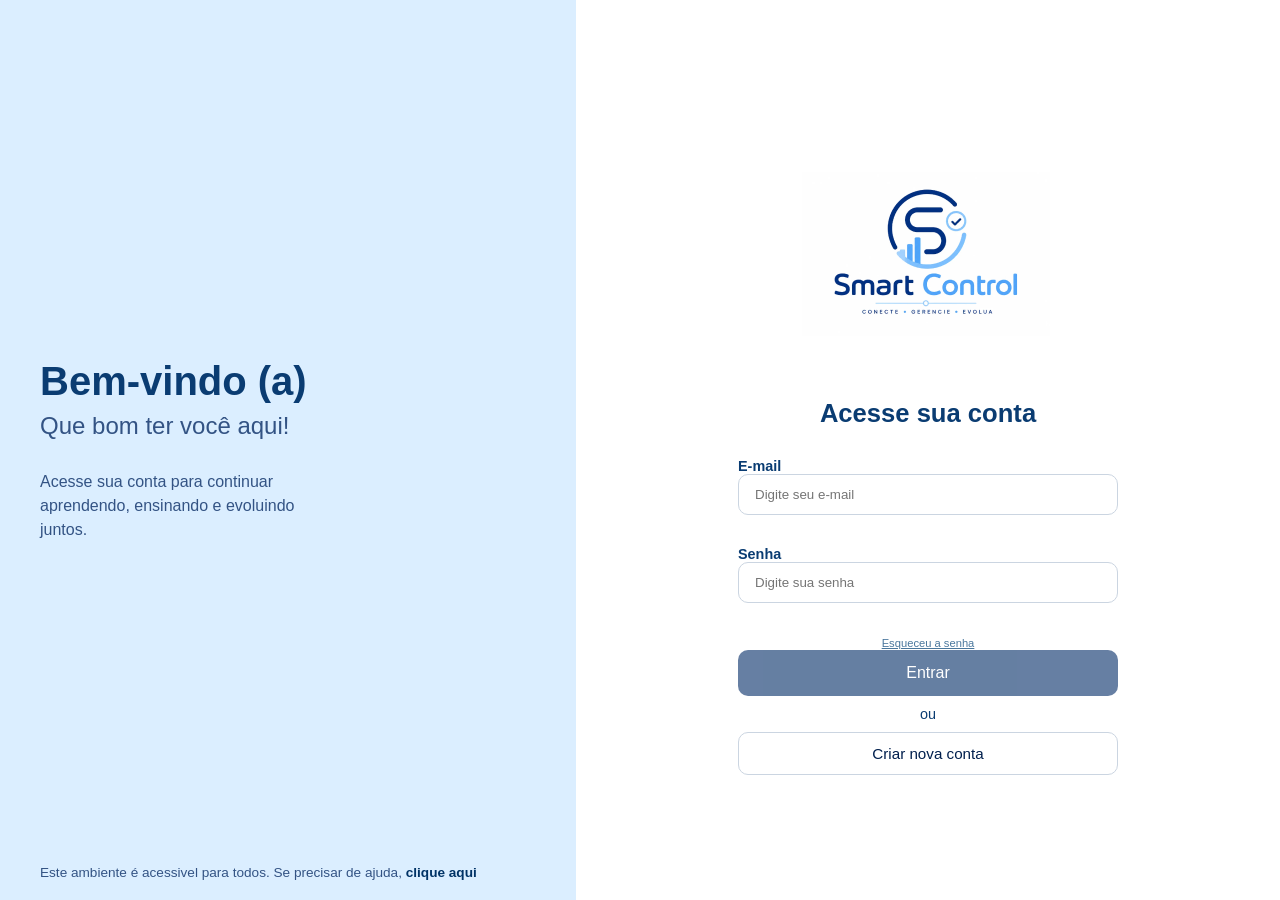
<file: index.html>
<!DOCTYPE html>
<html lang="pt-br">
<head>
    <meta charset="UTF-8">
    <meta name="viewport" content="width=device-width, initial-scale=1.0">
    <title>Smart Control</title>
    <link rel="stylesheet" href="assets/css/style.css">
</head>
<body>
  <header>
    <p>Bem-vindo (a)</p>
    <p>Que bom ter você aqui!</p>
    <p>Acesse sua conta para continuar aprendendo, ensinando e evoluindo juntos.</p>
  </header>

    <main>
      <img src="assets/imagens/logo.png" alt="">
      <p>Acesse sua conta</p>

      <form method="get" action="dashboard.html">
        <p><label for="email">E-mail</label></p>
        <input type="email" name="email" id="email" placeholder="Digite seu e-mail" required>
        <span class="erro" id="erro-email"></span>

        <p><label for="senha">Senha</label></p>
        <input type="password" name="senha" id="senha" placeholder="Digite sua senha" required minlength="8">
        <span class="erro" id="erro-senha"></span>

        <p><a href="esqueceusenha.html">Esqueceu a senha</a></p>
        <p><button type="submit" id="btn-entrar">Entrar</button></p>
        ou
      </form>

      <form method="get" action="cadastro.html">
        <p><button type="submit">Criar nova conta</button></p>
      </form>
    </main>
    <footer>
      <p>Este ambiente é acessivel para todos. Se precisar de ajuda, <a href="#ajuda">clique aqui</a></p>
    </footer>

 <script src="assets/js/index.js"></script>
</body>
</html>
</file>
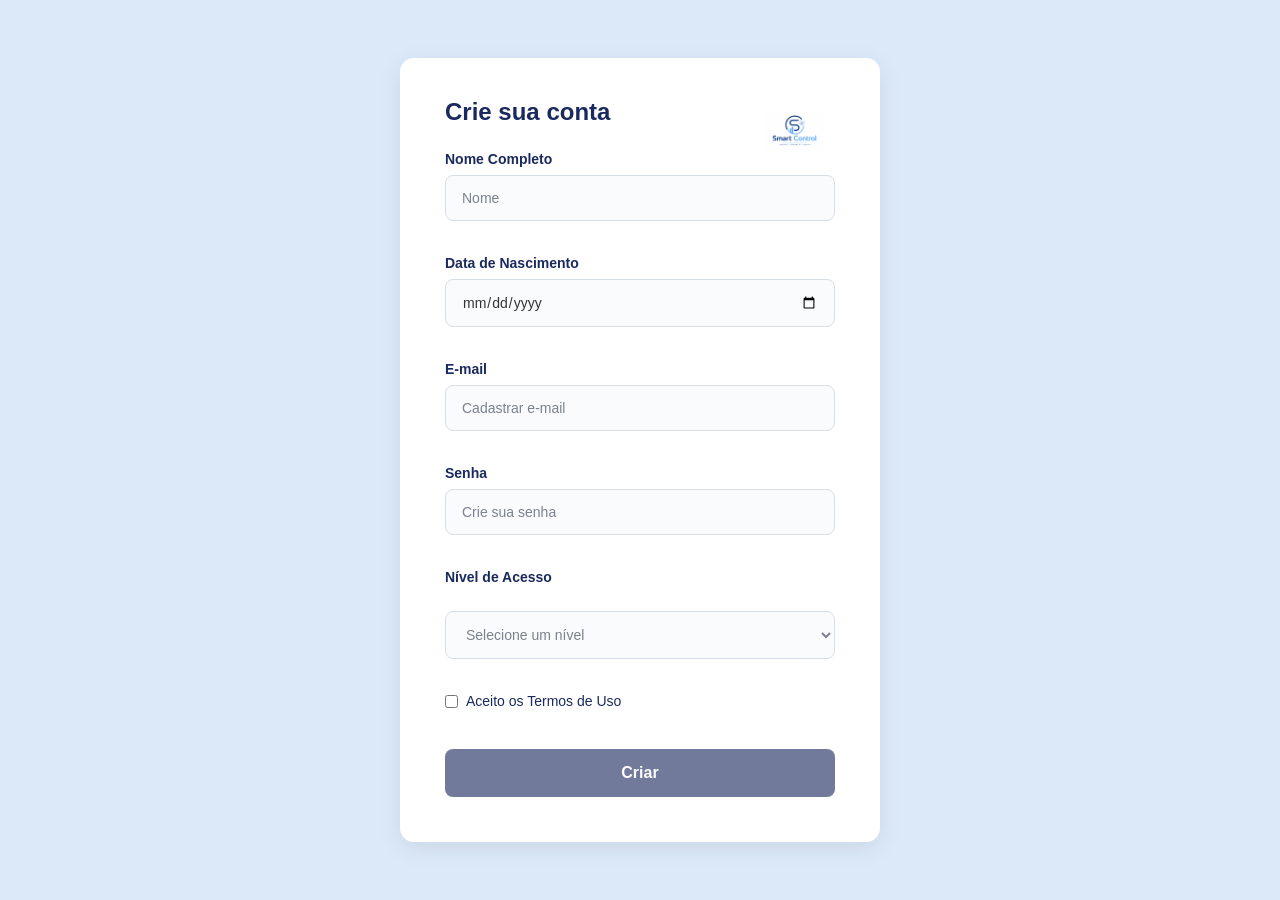
<file: cadastro.html>
<!DOCTYPE html>
<html lang="pt-br">
<head>
    <meta charset="UTF-8">
    <meta name="viewport" content="width=device-width, initial-scale=1.0">
    <link rel="stylesheet" href="assets/css/cadastro.css">
    <title>Criar nova Conta</title>
</head>
<body>

    <header>
        <p>Bem-vindo (a)</p>
        <p>Que bom ter você aqui!</p>
        <p>Acesse sua conta para continuar aprendendo, ensinando e eveluindo juntos.</p>
    </header>

    <main>
        <img src="assets/imagens/logo.png">
        <p>Crie sua conta</p>

       <form method="get" action="index.html" id="form-cadastro" novalidate>

        <p><label for="nome">Nome Completo</label></p>
        <input type="text" name="nome" id="nome" placeholder="Nome" required>
        <span class="erro" id="erro-nome"></span>

        <p><label for="data">Data de Nascimento</label></p>
        <input type="date" name="data" id="data" required>
        <span class="erro" id="erro-data"></span>

        <p><label for="email_cadastro">E-mail</label></p>
        <input type="email" name="email_cadastro" id="email_cadastro" placeholder="Cadastrar e-mail" required>
        <span class="erro" id="erro-email"></span>

        <p><label for="senha_criada">Senha</label></p>
        <input type="password" name="senha_criada" id="senha_criada" placeholder="Crie sua senha" required minlength="8">
        <span class="erro" id="erro-senha"></span>

        <p><label for="nivel">Nível de Acesso</label><br></p>
        <select name="nivel" id="nivel" required>
            <option value="">Selecione um nível</option>
            <option value="bronze">Bronze</option>
            <option value="prata">Prata</option>
            <option value="ouro">Ouro</option>
        </select>
        <span class="erro" id="erro-nivel"></span>

        <p>
            <input type="checkbox" id="termos" name="termos" required>
            <label for="termos">Aceito os Termos de Uso</label>
        </p>
        <span class="erro" id="erro-termos"></span>

        <p><button type="submit" id="btn-criar">Criar</button></p>
       </form>

    </main>
  
    <script src="assets/js/cadastro.js"></script>

</body>
</html>
</file>
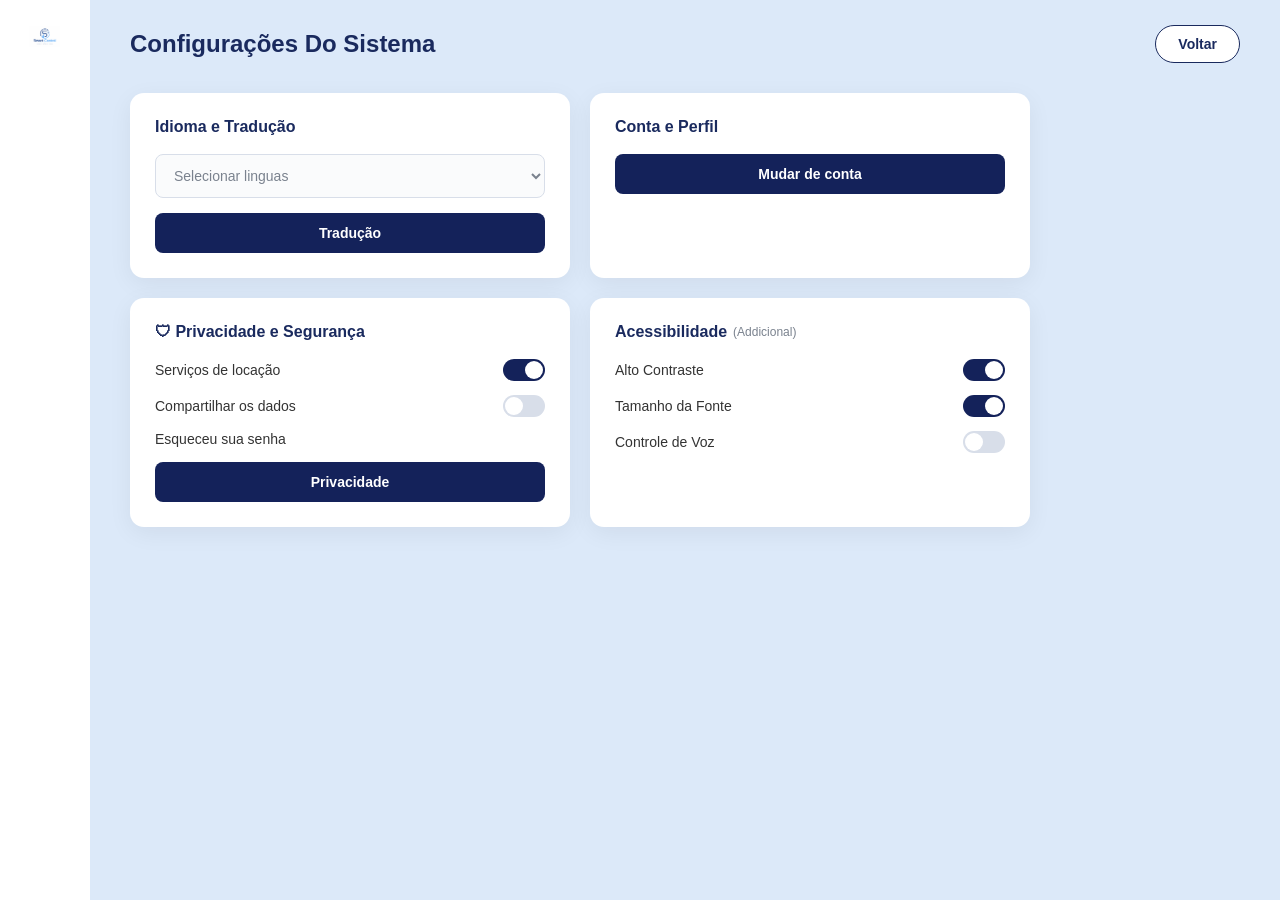
<file: config.html>
<!DOCTYPE html>
<html lang="pt-br">
<head>
    <meta charset="UTF-8">
    <meta name="viewport" content="width=device-width, initial-scale=1.0">
    <title>Configurações</title>
    <link rel="stylesheet" href="assets/css/config.css">
</head>
<body>

    <aside class="sidebar">
        <img src="assets/imagens/logo.png" alt="Smart Control">
    </aside>

    <div class="content-wrapper">

        <header class="topbar">
            <h1>Configurações Do Sistema</h1>
            <form method="get" action="dashboard.html">
                <button type="submit" class="btn-logout">Voltar</button>
            </form>
        </header>

        <main>
            <div class="grid">

                <section class="card">
                    <h2> Idioma e Tradução</h2>
                    <select>
                        <option>Selecionar linguas</option>
                        <option>Português</option>
                        <option>Inglês</option>
                        <option>Espanhol</option>
                    </select>
                    <button type="button" class="btn-action">Tradução</button>
                </section>

                <section class="card">
                    <h2> Conta e Perfil</h2>
                    <form method="get" action="index.html">
                        <button type="submit" class="btn-action">Mudar de conta</button>
                    </form>
                </section>

                <section class="card">
                    <h2>🛡 Privacidade e Segurança</h2>
                    <div class="toggle-row">
                        <span>Serviços de locação</span>
                        <input type="checkbox" class="toggle" checked>
                    </div>
                    <div class="toggle-row">
                        <span>Compartilhar os dados</span>
                        <input type="checkbox" class="toggle">
                    </div>
                    <p class="link">Esqueceu sua senha</p>
                    <button type="button" class="btn-action">Privacidade</button>
                </section>

                <section class="card">
                    <h2>Acessibilidade <small>(Addicional)</small></h2>
                    <div class="toggle-row">
                        <span>Alto Contraste</span>
                        <input type="checkbox" class="toggle" checked>
                    </div>
                    <div class="toggle-row">
                        <span>Tamanho da Fonte</span>
                        <input type="checkbox" class="toggle" checked>
                    </div>
                    <div class="toggle-row">
                        <span>Controle de Voz</span>
                        <input type="checkbox" class="toggle">
                    </div>
                </section>

            </div>
        </main>

    </div>

</body>
</html>
</file>
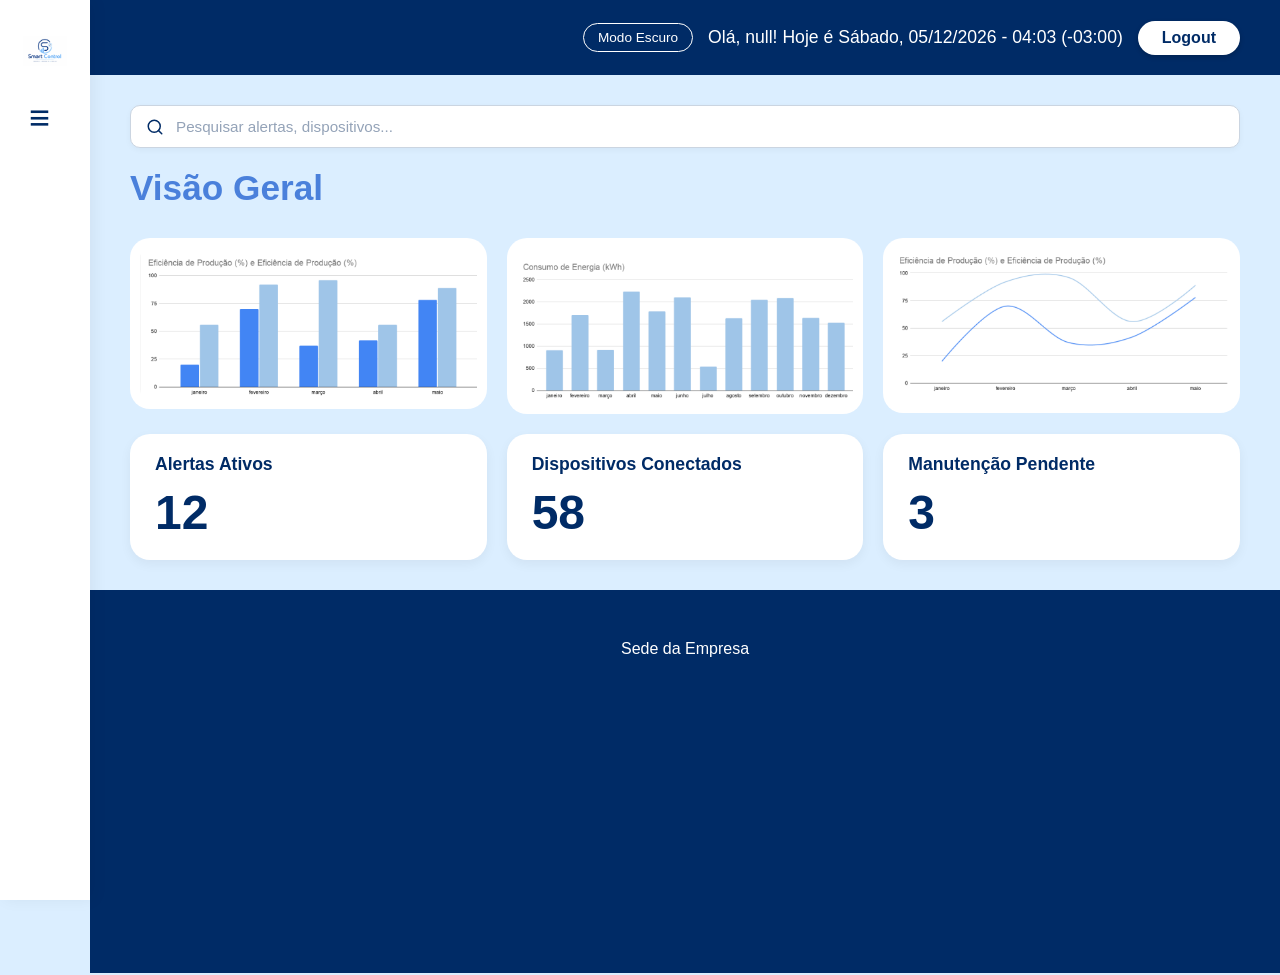
<file: dashboard.html>
<!DOCTYPE html>
<html lang="pt-br">
<head>
    <meta charset="UTF-8">
    <meta name="viewport" content="width=device-width, initial-scale=1.0">
    <link rel="stylesheet" href="assets/css/dashboard.css">
    <title>Dashboard</title>
</head>
<body>
    
    <header>
        <img src="assets/imagens/logo.png" >
        <form method="get" action="index.html">
            Bem-vindo! <button type="submit">Logout </button> </form>
    </header>

    <main>
        
        <p>Visão Geral</p>
        <img src="assets/imagens/grafico1.png" alt="">
        <img src="assets/imagens/grafico2.png" alt="">
        <img src="assets/imagens/grafico3.png" alt="">

        <div class="card">
            <p>Alertas Ativos</p>
            <p>12</p>
        </div>

        <div class="card">
            <p>Dispositivos Conectados</p>
            <p>58</p>
        </div>

        <div class="card">
            <p>Manutenção Pendente</p>
            <p>3</p>
        </div>

        <nav class="navbar" tabindex="0">
            <ul class="main-menu">
                <li class="dropdown">
                    Menu
                    <ol class="sub-menu">
                        <li><a href="relmensais.html">Relatórios Mensais</a></li>
                        <li><a href="reltemporeal.html">Relatórios em tempo real</a></li>
                        <li><a href="config.html">Configurações</a></li>
                    </ol>
       
        </nav>
  <input type="text" id="campoBusca">
    </main>

    <footer>
        <p>Sede da Empresa</p>
        <iframe src="https://www.google.com/maps/embed?pb=!1m18!1m12!1m3!1d15647.198948564112!2d142.18926606178334!3d11.349333259574765!2m3!1f0!2f0!3f0!3m2!1i1024!2i768!4f13.1!3m3!1m2!1s0x67328f3cd57de715%3A0x1bbe64e7a21aa7fc!2sFossa%20das%20Marianas!5e0!3m2!1spt-BR!2sbr!4v1785241440366!5m2!1spt-BR!2sbr" width="300" height="250" style="border:0;" allowfullscreen="" loading="lazy" referrerpolicy="strict-origin-when-cross-origin"></iframe>
    </footer>
    <script src="assets/js/main.js"></script>
</body>
</html>
</file>
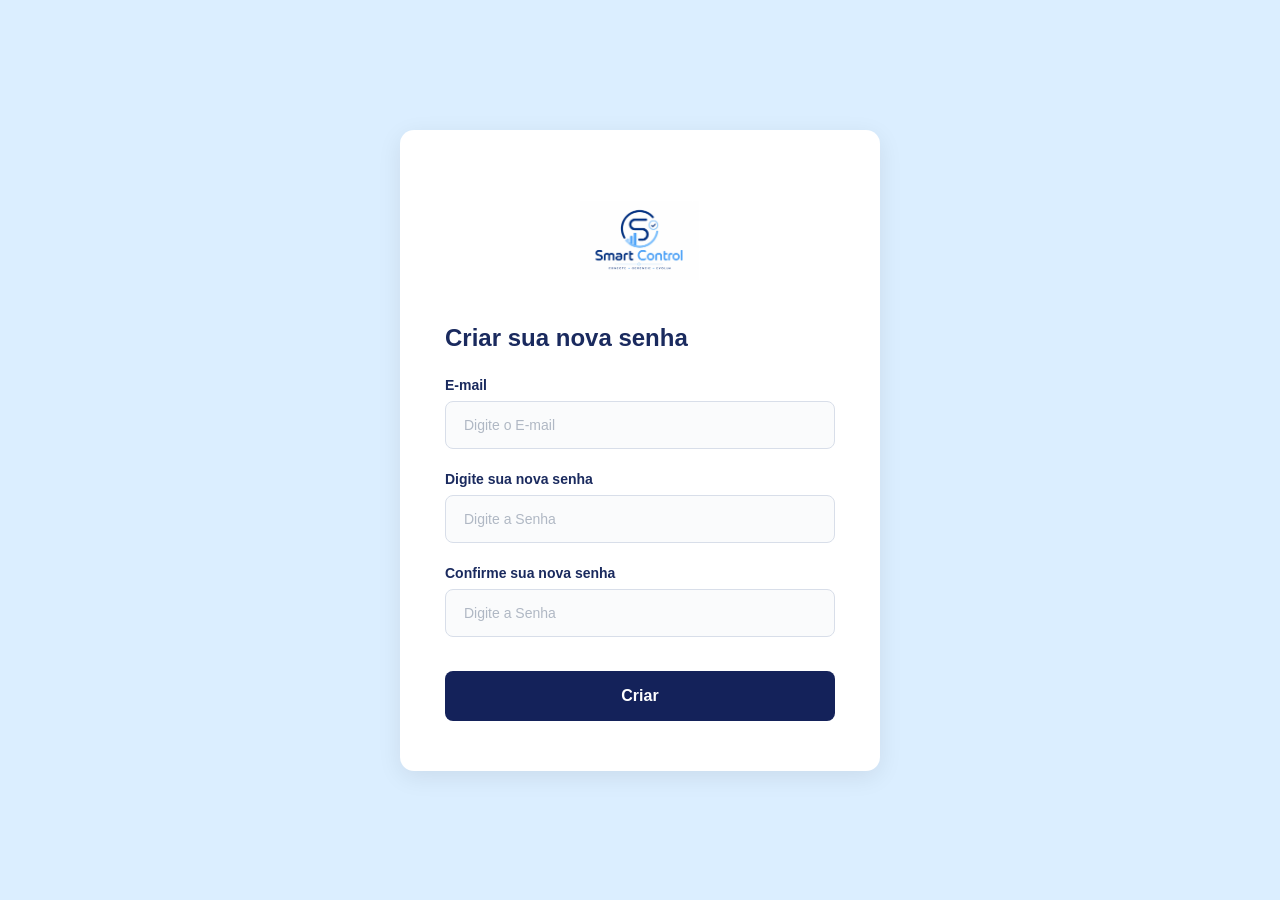
<file: esqueceusenha.html>
<!DOCTYPE html>
<html lang="pt-br">
<head>
    <meta charset="UTF-8">
    <meta name="viewport" content="width=device-width, initial-scale=1.0">
    <link rel="stylesheet" href="assets/css/esqueceusenha.css">
    <title>Esqueceu Senha</title>
</head>
<body>
    <main>
        <header>
            <img src="assets/imagens/logo.png">
        </header>

        <form method="get" action="index.html" id="form-senha" novalidate>
            <p>Criar sua nova senha</p>

            <p><label for="email">E-mail</label></p>
            <input type="email" name="email" id="email" placeholder="Digite o E-mail" required>
            <span class="erro" id="erro-email"></span>

            <p><label for="senha">Digite sua nova senha</label></p>
            <input type="password" name="senha" id="senha" placeholder="Digite a Senha" required minlength="8">
            <span class="erro" id="erro-senha"></span>

            <p><label for="confirmar_senha">Confirme sua nova senha</label></p>
            <input type="password" name="confirmar_senha" id="confirmar_senha" placeholder="Digite a Senha" required minlength="8">
            <span class="erro" id="erro-confirmar"></span>

            <p><button type="submit" id="btn-criar">Criar</button></p>
        </form>
    </main>

    <script src="assets/js/esqueceusenha.js"></script>
</body>
</html>
</file>
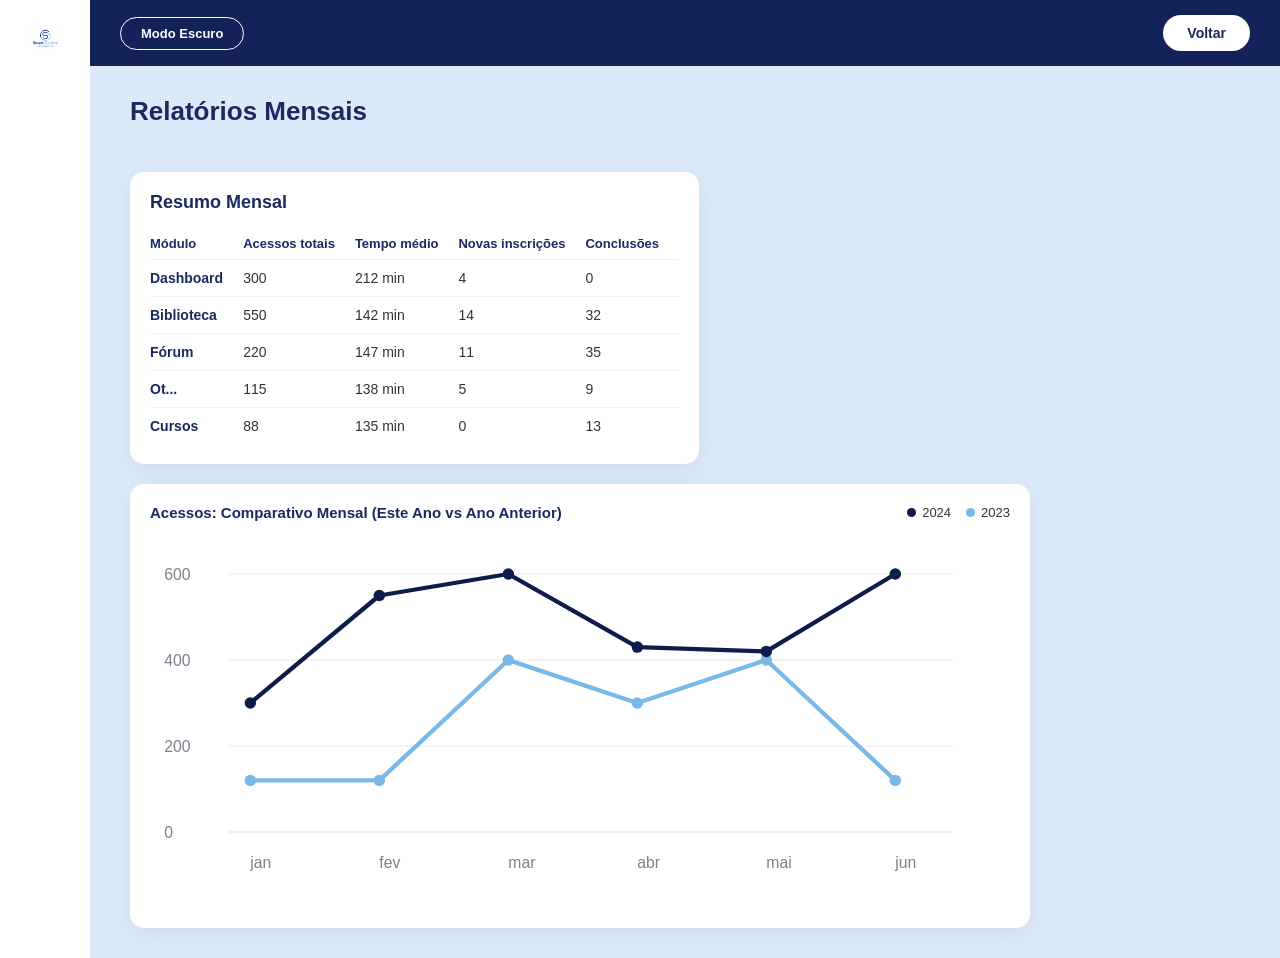
<file: relmensais.html>
<!DOCTYPE html>
<html lang="pt-br">
<head>
    <meta charset="UTF-8">
    <meta name="viewport" content="width=device-width, initial-scale=1.0">
    <title>Relatórios Mensais</title>
    <link rel="stylesheet" href="assets/css/relmensais.css">
</head>
<body>

    <aside class="sidebar">
        <img src="assets/imagens/logo.png" alt="Smart Control">
    </aside>

    <div class="content-wrapper">

        <header class="topbar">
            <button type="button" class="btn-modo-escuro" id="btn-modo-escuro">Modo Escuro</button>
            <a href="dashboard.html"><button type="button" class="btn-voltar">Voltar</button></a>
        </header>

        <main>
            <h1>Relatórios Mensais</h1>

            <div class="card">
                <table>
                    <caption>Resumo Mensal</caption>

                    <thead>
                        <tr>
                            <th>Módulo</th>
                            <th>Acessos totais</th>
                            <th>Tempo médio</th>
                            <th>Novas inscrições</th>
                            <th>Conclusões</th>
                        </tr>
                    </thead>

                    <tbody>
                        <tr>
                            <td>Dashboard</td>
                            <td>300</td>
                            <td>212 min</td>
                            <td>4</td>
                            <td>0</td>
                        </tr>
                        <tr>
                            <td>Biblioteca</td>
                            <td>550</td>
                            <td>142 min</td>
                            <td>14</td>
                            <td>32</td>
                        </tr>
                        <tr>
                            <td>Fórum</td>
                            <td>220</td>
                            <td>147 min</td>
                            <td>11</td>
                            <td>35</td>
                        </tr>
                        <tr>
                            <td>Ot...</td>
                            <td>115</td>
                            <td>138 min</td>
                            <td>5</td>
                            <td>9</td>
                        </tr>
                        <tr>
                            <td>Cursos</td>
                            <td>88</td>
                            <td>135 min</td>
                            <td>0</td>
                            <td>13</td>
                        </tr>
                    </tbody>
                </table>
            </div>

            <div class="card card-grafico">
                <div class="grafico-header">
                    <h2>Acessos: Comparativo Mensal (Este Ano vs Ano Anterior)</h2>
                    <div class="legenda">
                        <span class="legenda-item"><i class="bolinha bolinha-2024"></i>2024</span>
                        <span class="legenda-item"><i class="bolinha bolinha-2023"></i>2023</span>
                    </div>
                </div>

                <svg viewBox="0 0 600 260" class="grafico-svg" preserveAspectRatio="xMidYMid meet">

                    <line x1="55" y1="30"  x2="560" y2="30"  stroke="#eef1f6" stroke-width="1"/>
                    <line x1="55" y1="90"  x2="560" y2="90"  stroke="#eef1f6" stroke-width="1"/>
                    <line x1="55" y1="150" x2="560" y2="150" stroke="#eef1f6" stroke-width="1"/>
                    <line x1="55" y1="210" x2="560" y2="210" stroke="#e5e9f0" stroke-width="1"/>

                    <text x="10" y="34"  class="eixo-label">600</text>
                    <text x="10" y="94"  class="eixo-label">400</text>
                    <text x="10" y="154" class="eixo-label">200</text>
                    <text x="10" y="214" class="eixo-label">0</text>

                    <text x="70"  y="235" class="eixo-label-x">jan</text>
                    <text x="160" y="235" class="eixo-label-x">fev</text>
                    <text x="250" y="235" class="eixo-label-x">mar</text>
                    <text x="340" y="235" class="eixo-label-x">abr</text>
                    <text x="430" y="235" class="eixo-label-x">mai</text>
                    <text x="520" y="235" class="eixo-label-x">jun</text>

                    <polyline points="70,174 160,174 250,90 340,120 430,90 520,174"
                              fill="none" stroke="#7ab8e8" stroke-width="3" stroke-linejoin="round" stroke-linecap="round"/>
                    <circle cx="70"  cy="174" r="4" fill="#7ab8e8"/>
                    <circle cx="160" cy="174" r="4" fill="#7ab8e8"/>
                    <circle cx="250" cy="90"  r="4" fill="#7ab8e8"/>
                    <circle cx="340" cy="120" r="4" fill="#7ab8e8"/>
                    <circle cx="430" cy="90"  r="4" fill="#7ab8e8"/>
                    <circle cx="520" cy="174" r="4" fill="#7ab8e8"/>

                    <polyline points="70,120 160,45 250,30 340,81 430,84 520,30"
                              fill="none" stroke="#0d1c4a" stroke-width="3" stroke-linejoin="round" stroke-linecap="round"/>
                    <circle cx="70"  cy="120" r="4" fill="#0d1c4a"/>
                    <circle cx="160" cy="45"  r="4" fill="#0d1c4a"/>
                    <circle cx="250" cy="30"  r="4" fill="#0d1c4a"/>
                    <circle cx="340" cy="81"  r="4" fill="#0d1c4a"/>
                    <circle cx="430" cy="84"  r="4" fill="#0d1c4a"/>
                    <circle cx="520" cy="30"  r="4" fill="#0d1c4a"/>

                </svg>
            </div>
        </main>

    </div>

    <script src="assets/js/relmensais.js"></script>

</body>
</html>
</file>
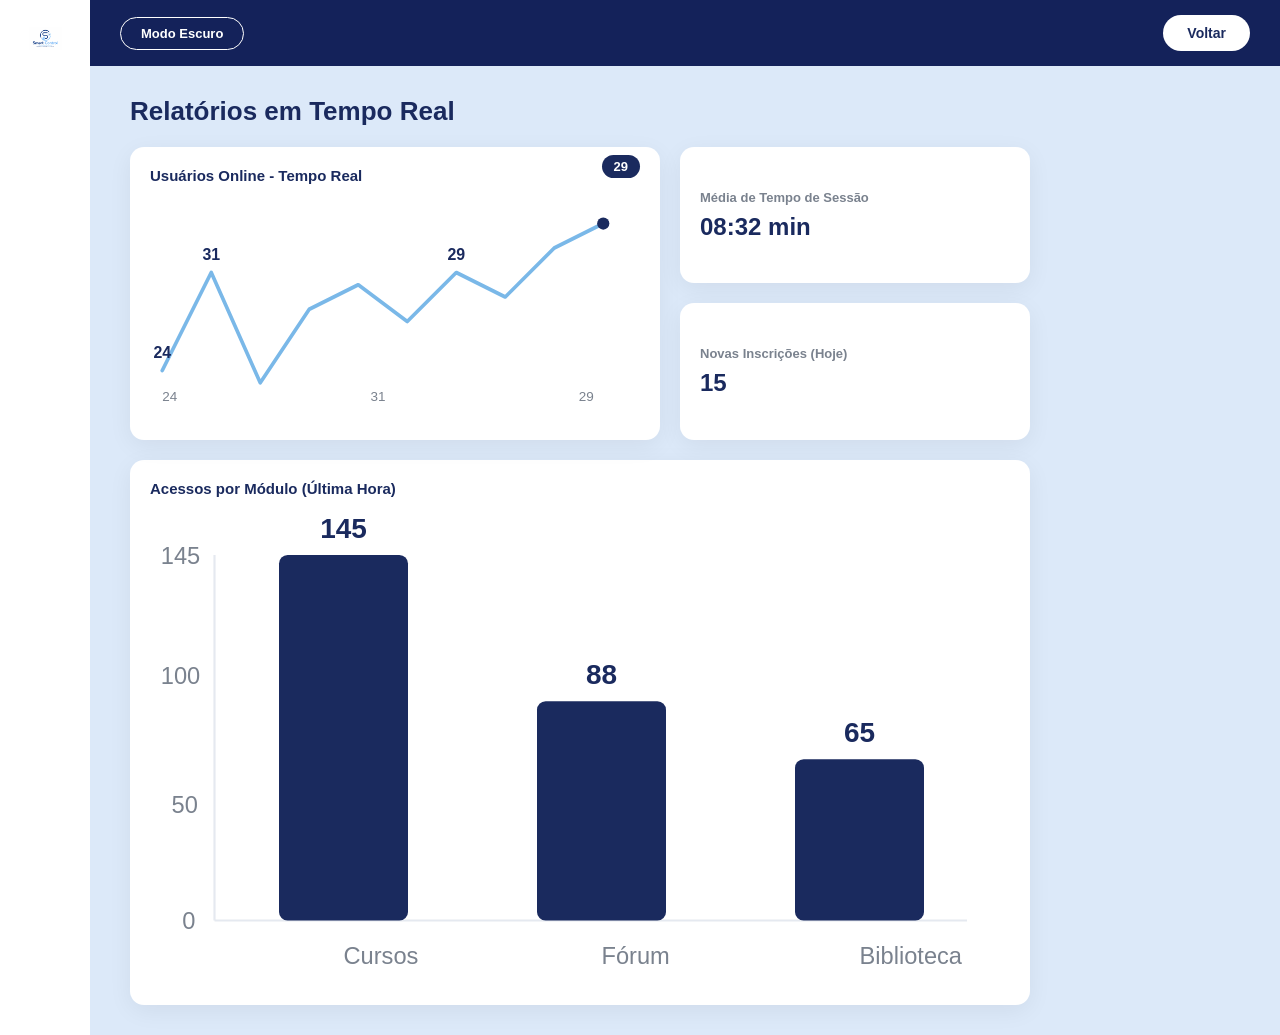
<file: reltemporeal.html>
<!DOCTYPE html>
<html lang="pt-br">
<head>
    <meta charset="UTF-8">
    <meta name="viewport" content="width=device-width, initial-scale=1.0">
    <title>Relatórios em Tempo Real</title>
    <link rel="stylesheet" href="assets/css/reltemporeal.css">
</head>
<body>

    <aside class="sidebar">
        <img src="assets/imagens/logo.png" alt="Smart Control">
    </aside>

    <div class="content-wrapper">

        <header class="topbar">
            <button type="button" class="btn-modo-escuro" id="btn-modo-escuro">Modo Escuro</button>
            <a href="dashboard.html"><button type="button" class="btn-voltar">Voltar</button></a>
        </header>

        <main>
            <h1>Relatórios em Tempo Real</h1>

            <div class="linha-topo">

                <div class="card card-online">
                    <h2>Usuários Online - Tempo Real</h2>

                    <svg viewBox="0 0 400 180" class="grafico-svg" preserveAspectRatio="xMidYMid meet">
                        <polyline points="10,140 50,60 90,150 130,90 170,70 210,100 250,60 290,80 330,40 370,20"
                                  fill="none" stroke="#7ab8e8" stroke-width="3" stroke-linejoin="round" stroke-linecap="round"/>

                        <text x="10" y="130" class="valor-label-pequeno">24</text>
                        <text x="50" y="50" class="valor-label-pequeno">31</text>
                        <text x="250" y="50" class="valor-label-pequeno">29</text>

                        <circle cx="370" cy="20" r="5" fill="#1a2a5e"/>

                        <text x="10" y="165" class="eixo-label-x">24</text>
                        <text x="180" y="165" class="eixo-label-x">31</text>
                        <text x="350" y="165" class="eixo-label-x">29</text>
                    </svg>

                    <div class="bolha-valor">29</div>
                </div>

                <div class="coluna-lateral">
                    <div class="card card-info">
                        <p class="info-titulo">Média de Tempo de Sessão</p>
                        <p class="info-valor">08:32 min</p>
                    </div>

                    <div class="card card-info">
                        <p class="info-titulo">Novas Inscrições (Hoje)</p>
                        <p class="info-valor">15</p>
                    </div>
                </div>

            </div>

            <div class="card card-barras">
                <h2>Acessos por Módulo (Última Hora)</h2>

                <svg viewBox="0 0 400 220" class="grafico-svg" preserveAspectRatio="xMidYMid meet">
                    <line x1="30" y1="20" x2="30" y2="190" stroke="#e5e9f0" stroke-width="1"/>
                    <line x1="30" y1="190" x2="380" y2="190" stroke="#e5e9f0" stroke-width="1"/>

                    <text x="5" y="24" class="eixo-label">145</text>
                    <text x="5" y="80" class="eixo-label">100</text>
                    <text x="10" y="140" class="eixo-label">50</text>
                    <text x="15" y="194" class="eixo-label">0</text>

                    <rect x="60"  y="20"  width="60" height="170" rx="4" fill="#1a2a5e"/>
                    <rect x="180" y="88"  width="60" height="102" rx="4" fill="#1a2a5e"/>
                    <rect x="300" y="115" width="60" height="75"  rx="4" fill="#1a2a5e"/>

                    <text x="90"  y="12"  class="valor-label">145</text>
                    <text x="210" y="80"  class="valor-label">88</text>
                    <text x="330" y="107" class="valor-label">65</text>

                    <text x="90"  y="210" class="eixo-label-x">Cursos</text>
                    <text x="210" y="210" class="eixo-label-x">Fórum</text>
                    <text x="330" y="210" class="eixo-label-x">Biblioteca</text>
                </svg>
            </div>

        </main>
    </div>

    <script src="assets/js/reltemporeal.js"></script>

</body>
</html>
</file>
<file: assets/css/style.css>
* {
    margin: 0;
    padding: 0;
    box-sizing: border-box;
    font-family: 'Segoe UI', Tahoma, Geneva, Verdana, sans-serif;
}

:root {
    --fundo: #dbeeff;                    
    --titulo: #0a3c72;       
    --subtitulo: #335384;     
    --texto: #64748b;        
    --borda: #cbd5e1;     
    --borda2: #003366;      
    --botao-principal: #002b66;    
    --botao: #001f4d;  
    --botao-texto: #003366; 
    --link: #4a779d;         
    --sombra: rgba(0, 0, 0, 0.05); 
}

body {
    display: flex;
    min-height: 100vh;
    background-color: var(--fundo);
    color: var(--titulo);
}

header {
    width: 45%;
    padding: 60px 40px;
    display: flex;
    flex-direction: column;
    justify-content: center;
    position: relative;
}

header p:nth-child(1) {
    font-size: 2.5rem;
    font-weight: 700;
    color: var(--titulo);
    margin-bottom: 8px;
}

header p:nth-child(2) {
    font-size: 1.5rem;
    color: var(--subtitulo);
    margin-bottom: 30px;
}


header p:nth-child(3) {
    font-size: 1rem;
    line-height: 1.5;
    color: var(--subtitulo);
    max-width: 300px;
}


main {
    width: 55%;
    background-color: #ffffff;
    display: flex;
    flex-direction: column;
    align-items: center;
    justify-content: center;
}


main img {
    max-width: 350px;
    margin-bottom: 10px;
}


main > p:nth-of-type(1) {
    font-size: 1.6rem;
    font-weight: 700;
    color: var(--titulo);
    margin-bottom: 30px;
}


form {
    width: 100%;
    max-width: 380px;
    text-align: center;
    color: var(--titulo);
    font-size: 0.9rem;
}

form p label {
    font-weight: 600;
    color: var(--titulo);
    display: block;
    text-align: left;
}

form input[type="email"],form input[type="password"] {
    width: 100%;
    padding: 12px 16px;
    border: 1px solid var(--borda);
    border-radius: 10px;
    margin-bottom: 15px;
    transition: 0.2s ease, 0.2s ease,  0.2s ease;
}



form p a {
    color: var(--link);
    font-size: 0.70rem;
}


form button[type="submit"] {
    width: 100%;
    padding: 14px;
    background-color: var(--botao-principal);
    color: #ffffff;
    border: none;
    border-radius: 10px;
    font-size: 1rem;
    margin-bottom: 10px;
    transition:  0.2s ease,  0.2s ease, 0.2s ease;
    
}

form button[type="submit"]:hover {
    transform: scale(1.03);  
}


form[action="cadastro.html"] {
    margin-top: 10px;
}


form[action="cadastro.html"] button[type="submit"] {
    background-color: transparent;
    color: var(--botao);
    border: 1px solid var(--borda);
    border-radius: 10px;
    padding: 12px;
    font-size: 0.95rem;
    transition: 0.2s ease, 0.2s ease, 0.2s ease;
}

form[action="cadastro.html"] button[type="submit"]:hover {
    transform: scale(1.03); 
}


footer {
    position: absolute;
    bottom: 20px;
    left: 40px;
    font-size: 0.85rem;
    color: var(--subtitulo);
}

footer a {
    color: var(--borda2);
    font-weight: bold;
    text-decoration: none;
}

footer a:hover {
    text-decoration: underline;
}

.erro {
    display: block;
    text-align: left;
    font-size: 0.75rem;
    color: #c0392b;
    margin-top: -10px;
    margin-bottom: 12px;
    min-height: 14px;
}

form input.invalido {
    border-color: #c0392b;
    background-color: #fdf2f2;
}

form input.valido {
    border-color: #2e9e5b;
    background-color: #f4fdf7;
}

form button[type="submit"]:disabled {
    opacity: 0.6;
    cursor: not-allowed;
    transform: none ;
}

@media (max-width: 768px) {
    body {
        flex-direction: column;
        min-height: auto;
    }

    header {
        width: 100%;
        padding: 30px 20px 20px 20px;
        text-align: center;
    }

    header p:nth-child(3) {
        max-width: 100%;
    }

    main {
        width: 100%;
        padding: 20px 20px 80px 20px;
        border-radius: 20px 20px 0 0; 
    }

    main img {
        max-width: 220px; 
    }

    form {
        width: 100%;
        max-width: 100%;
    }

    main > p button {
        position: fixed;
        right: 15px;
        bottom: 60px;
        z-index: 99;
    }

  
    footer {
        position: relative;
        left: 0;
        bottom: 0;
        width: 100%;
        padding: 20px;
        text-align: center;
        background-color: var(--fundo);
    }
}
</file>
<file: assets/css/cadastro.css>
*{
    margin: 0;
    padding: 0;
    box-sizing: border-box;
    font-family: 'Segoe UI', Arial, sans-serif;
}

body {
    background-color: #dce9f9;
    min-height: 100vh;
    display: flex;
    justify-content: center;
    align-items: center;
    padding: 40px 20px;
}

header {
    display: none;
}

main {
    background-color: #ffffff;
    width: 100%;
    max-width: 480px;
    padding: 40px 45px 45px;
    border-radius: 14px;
    box-shadow: 0 6px 24px rgba(0, 0, 0, 0.08);
    position: relative;
}

main img {
    position: absolute;
    top: 40px;
    right: 45px;
    width: 80px;
}

main > p {
    font-size: 24px;
    font-weight: 700;
    color: #1a2a5e;
    margin-bottom: 25px;
    padding-right: 90px;
}

label {
    display: block;
    font-size: 14px;
    font-weight: 600;
    color: #1a2a5e;
    margin-bottom: 8px;
}

input[type="text"],
input[type="date"],
input[type="email"],
input[type="password"] {
    width: 100%;
    padding: 14px 16px;
    margin-bottom: 18px;
    border: 1px solid #d8dee9;
    border-radius: 8px;
    font-size: 14px;
    background-color: #fafbfc;
    outline: none;
    color: #333;
    transition:  0.2s ease;
}

input[type="text"]:focus,
input[type="date"]:focus,
input[type="email"]:focus,
input[type="password"]:focus {
    border-color: #1a2a5e;
}

input::placeholder {
    color: #7a828e;
}

select {
    width: 100%;
    padding: 14px 16px;
    margin-bottom: 18px;
    border: 1px solid #d8dee9;
    border-radius: 8px;
    font-size: 14px;
    background-color: #fafbfc;
    color: #7a828e;
    outline: none;
}

form p:has(input[type="checkbox"]) {
    display: flex;
    align-items: center;
    gap: 8px;
    margin-bottom: 20px;
}

form p:has(input[type="checkbox"]) label {
    margin-bottom: 0;
    font-weight: 400;
    color: #1a2a5e;
}

button[type="submit"] {
    width: 100%;
    padding: 15px;
    margin-top: 4px;
    background-color: #14225a;
    color: #ffffff;
    font-size: 16px;
    font-weight: 600;
    border: none;
    border-radius: 8px;
    cursor: pointer;
    transition:  0.2s ease;
}

button[type="submit"]:hover {
    background-color: #0d1740;
}

.erro {
    display: block;
    text-align: left;
    font-size: 0.75rem;
    color: #c0392b;
    margin-top: -10px;
    margin-bottom: 12px;
    min-height: 14px;
}

input.invalido,
select.invalido {
    border-color: #c0392b;
    background-color: #fdf2f2;
}

input.valido,
select.valido {
    border-color: #2e9e5b;
    background-color: #f4fdf7;
}

button[type="submit"]:disabled {
    opacity: 0.6;
    cursor: not-allowed;
}

@media (max-width: 600px) {
    body {
        padding: 20px 12px;
        align-items: flex-start;
    }

    main {
        max-width: 100%;
        padding: 70px 22px 30px;
    }

    main img {
        top: 22px;
        right: 22px;
        width: 55px;
    }

    main > p {
        font-size: 20px;
        margin-bottom: 20px;
        padding-right: 0;
    }

    label {
        font-size: 13px;
    }

    input[type="nome"],
    input[type="date"],
    input[type="email"],
    input[type="password"],
    select {
        padding: 12px 14px;
        margin-bottom: 15px;
        font-size: 13px;
    }

    button[type="submit"] {
        padding: 14px;
        font-size: 15px;
    }
}

@media (max-width: 360px) {
    main {
        padding: 65px 16px 25px;
    }

    main img {
        width: 45px;
        top: 18px;
        right: 18px;
    }

    main > p {
        font-size: 18px;
    }
}
</file>
<file: assets/css/config.css>
*{
    margin: 0;
    padding: 0;
    box-sizing: border-box;
    font-family: 'Segoe UI', Arial, sans-serif;
}

body {
    display: flex;
    min-height: 100vh;
    background-color: #dce9f9;
}

.sidebar {
    width: 90px;
    background-color: #ffffff;
    display: flex;
    flex-direction: column;
    align-items: center;
    padding: 20px 0;
    gap: 25px;
    flex-shrink: 0;
}

.sidebar img {
    width: 40px;
    margin-bottom: 10px;
}

.icon-btn {
    background: none;
    border: none;
    font-size: 22px;
    color: #1a2a5e;
    cursor: pointer;
}

.content-wrapper {
    flex: 1;
    display: flex;
    flex-direction: column;
}

.topbar {
    display: flex;
    justify-content: space-between;
    align-items: center;
    padding: 25px 40px 10px;
}

.topbar h1 {
    font-size: 24px;
    font-weight: 700;
    color: #1a2a5e;
}

.btn-logout {
    display: flex;
    align-items: center;
    gap: 8px;
    padding: 10px 22px;
    background-color: #ffffff;
    color: #1a2a5e;
    border: 1px solid #1a2a5e;
    border-radius: 30px;
    font-size: 14px;
    font-weight: 600;
    cursor: pointer;
    transition: 0.2s ease;
}

.btn-logout:hover {
    background-color: #eef3fb;
}

main {
    padding: 20px 40px 40px;
}

.grid {
    display: grid;
    grid-template-columns: repeat(2, 1fr);
    gap: 20px;
    max-width: 900px;
}

.card {
    background-color: #ffffff;
    border-radius: 14px;
    padding: 25px;
    box-shadow: 0 6px 24px rgba(0, 0, 0, 0.06);
}

.card h2 {
    font-size: 16px;
    font-weight: 700;
    color: #1a2a5e;
    margin-bottom: 18px;
    display: flex;
    align-items: center;
    gap: 10px;
}

.card h2 small {
    font-size: 12px;
    font-weight: 400;
    color: #7a828e;
    margin-left: -4px;
}

.card select {
    width: 100%;
    padding: 12px 14px;
    margin-bottom: 15px;
    border: 1px solid #d8dee9;
    border-radius: 8px;
    font-size: 14px;
    background-color: #fafbfc;
    color: #7a828e;
    outline: none;
}

.btn-action {
    width: 100%;
    display: block;
    padding: 12px;
    margin-bottom: 12px;
    background-color: #14225a;
    color: #ffffff;
    font-size: 14px;
    font-weight: 600;
    border: none;
    border-radius: 8px;
    cursor: pointer;
    transition:  0.2s ease;
}

.btn-action:last-child {
    margin-bottom: 0;
}

.btn-action:hover {
    background-color: #0d1740;
}

.toggle-row {
    display: flex;
    justify-content: space-between;
    align-items: center;
    margin-bottom: 14px;
    font-size: 14px;
    color: #333;
}

.link {
    font-size: 14px;
    color: #333;
    margin-bottom: 15px;
}

.toggle {
    appearance: none;
    width: 42px;
    height: 22px;
    background-color: #d8dee9;
    border-radius: 30px;
    position: relative;
    cursor: pointer;
    outline: none;
    transition: background-color 0.2s ease;
}

.toggle::before {
    content: "";
    position: absolute;
    width: 18px;
    height: 18px;
    background-color: #ffffff;
    border-radius: 50%;
    top: 2px;
    left: 2px;
    transition: left 0.2s ease;
}

.toggle:checked {
    background-color: #14225a;
}

.toggle:checked::before {
    left: 22px;
}
@media (max-width: 768px) {
    body {
        flex-direction: column;
    }

    .sidebar {
        order: -1;
        width: 100%;
        flex-direction: row;
        justify-content: space-between;
        align-items: center;
        padding: 12px 20px;
        gap: 0;
        box-shadow: 0 2px 8px rgba(0, 0, 0, 0.05);
    }

    .sidebar img {
        width: 32px;
        margin-bottom: 0;
    }

    .icon-btn {
        font-size: 18px;
    }

    .content-wrapper {
        width: 100%;
    }

    .topbar {
        flex-wrap: wrap;
        gap: 12px;
        padding: 20px 20px 5px;
    }

    .topbar h1 {
        font-size: 20px;
    }

    .btn-logout {
        padding: 8px 18px;
        font-size: 13px;
    }

    main {
        padding: 15px 20px 30px;
    }

    .grid {
        grid-template-columns: 1fr;
        gap: 15px;
        max-width: 100%;
    }

    .card {
        padding: 18px;
    }

    .card h2 {
        font-size: 15px;
        margin-bottom: 15px;
    }
}
</file>
<file: assets/css/dashboard.css>
*{
    margin: 0;
    padding: 0;
    box-sizing: border-box;
    font-family: 'Segoe UI', Tahoma, Verdana, sans-serif;
}

:root {
    --fundo: #dbeeff;
    --fundo2: #002b66;
    --fundo-menu: #ffffff;
    --titulo: #4a80db;
    --texto: #1e293b;
    --sombra: rgba(0, 0, 0, 0.08);
}

body {
    background-color: var(--fundo);
    min-height: 100vh;
    transition: 0.3s ease, color 0.3s ease;
}

header {
    background-color: var(--fundo2);
    height: 75px;
    display: flex;
    justify-content: flex-end;
    align-items: center;
    padding: 0 40px;
    color: #ffffff;
    font-size: 1.1rem;
    position: fixed;
    top: 0;
    left: 90px;
    right: 0;
    z-index: 100;
}

header > img {
    display: none;
}

header form {
    display: flex;
    align-items: center;
    gap: 15px;
}

header button[type="submit"] {
    background-color: #ffffff;
    color: #002b66;
    border: none;
    padding: 8px 24px;
    border-radius: 20px;
    font-weight: bold;
    cursor: pointer;
    font-size: 1rem;
    display: flex;
    align-items: center;
    gap: 8px;
    box-shadow: 0 2px 5px rgba(0,0,0,0.2);
}

#btn-theme {
    background-color: transparent;
    color: #ffffff;
    border: 1px solid #ffffff;
    padding: 6px 14px;
    border-radius: 20px;
    font-size: 0.85rem;
    cursor: pointer;
    white-space: nowrap;
    transition: all 0.2s ease;
}

#btn-theme:hover {
    background-color: rgba(255, 255, 255, 0.2);
}

.navbar {
    position: fixed;
    top: 0;
    left: 0;
    width: 90px;
    height: 100vh;
    background-color: var(--fundo-menu);
    box-shadow: 4px 0 15px rgba(0,0,0,0.05);
    z-index: 200;
    padding: 20px 15px;
    display: flex;
    flex-direction: column;
    align-items: flex-start;
    transition:  0.3s ease;
    overflow: hidden;
    white-space: nowrap;
}

.navbar:hover,
.navbar:focus-within {
    width: 280px;
}

.navbar::before {
    content: "";
    width: 60px;
    height: 60px;
    background-image: url('../imagens/logo.png');
    background-size: contain;
    background-repeat: no-repeat;
    background-position: center;
    margin: 0 auto 20px 0;
    display: block;
}

.main-menu {
    list-style: none;
    width: 100%;
}

.dropdown {
    font-size: 0;
    position: relative;
    cursor: pointer;
}

.dropdown::before {
    content: "≡";
    font-size: 36px;
    color: #002b66;
    display: block;
    margin-left: 14px;
    margin-bottom: 25px;
    line-height: 1;
}

.sub-menu {
    list-style: none;
    margin-top: 10px;
    width: 100%;
    opacity: 0;
    transition:  0.2s ease-in-out;
}

.navbar:hover .sub-menu,
.navbar:focus-within .sub-menu {
    opacity: 1;
}

.sub-menu li {
    margin-bottom: 15px;
}

.sub-menu li a {
    display: flex;
    align-items: center;
    text-decoration: none;
    color: #334155;
    font-size: 1rem;
    font-weight: 600;
    padding: 10px 12px;
    border-radius: 10px;
    transition: 0.2s ease, color 0.2s ease;
}

.sub-menu li a:hover {
    background-color: #f1f5f9;
    color: #002b66;
}

main {
    margin-top: 75px;
    margin-left: 90px;
    padding: 30px 40px;
    color: #556b82;
    display: grid;
    grid-template-columns: repeat(3, 1fr);
    gap: 20px;
}

#campoBusca {
    grid-column: 1 / -1;
    order: -2;
    width: 100%;
    padding: 12px 20px 12px 45px;
    border: 1px solid #cbd5e1;
    border-radius: 10px;
    font-size: 0.95rem;
    outline: none;
    background-color: #ffffff;
    box-shadow: 0 2px 6px rgba(0, 0, 0, 0.04);
    background-image: url("data:image/svg+xml,%3Csvg xmlns='http://www.w3.org/2000/svg' width='18' height='18' viewBox='0 0 24 24' fill='none' stroke='%23002b66' stroke-width='2' stroke-linecap='round' stroke-linejoin='round'%3E%3Ccircle cx='11' cy='11' r='8'%3E%3C/circle%3E%3Cline x1='21' y1='21' x2='16.65' y2='16.65'%3E%3C/line%3E%3C/svg%3E");
    background-repeat: no-repeat;
    background-position: 15px center;
    background-size: 18px 18px;
    transition: all 0.2s ease;
}

#campoBusca::placeholder {
    color: #94a3b8;
    opacity: 1;
}

#campoBusca:focus {
    border-color: var(--titulo);
    box-shadow: 0 2px 8px rgba(74, 128, 219, 0.25);
}

main > p:first-child {
    grid-column: 1 / -1;
    order: 0;
    font-size: 2.2rem;
    font-weight: bold;
    color: var(--titulo);
    margin-bottom: 10px;
    display: block;
}

main > img {
    width: 100%;
    height: auto;
    border-radius: 20px;
    background: #ffffff;
    padding: 10px;
}

.card {
    background-color: #ffffff;
    border-radius: 20px;
    padding: 20px 25px;
    box-shadow: 0 4px 12px rgba(0, 0, 0, 0.05);
    display: flex;
    flex-direction: column;
    justify-content: space-between;
}

.card p:first-child {
    font-size: 1.1rem;
    font-weight: bold;
    color: #002b66;
    margin-bottom: 10px;
}

.card p:last-child {
    font-size: 3rem;
    font-weight: 800;
    color: #002b66;
    margin: 0;
}

footer {
    margin-left: 90px;
    background-color: var(--fundo2);
    color: white;
    padding: 50px;
    display: flex;
    flex-direction: column;
    align-items: center;
    gap: 15px;
}

footer iframe {
    border-radius: 12px;
}

body.dark-theme {
    --fundo: #0f172a;
    --fundo2: #020617;
    --fundo-menu: #1e293b;
    --titulo: #38bdf8;
    --texto: #f8fafc;
}

body.dark-theme header {
    background-color: var(--fundo2);
}

body.dark-theme .dropdown::before {
    color: #38bdf8;
}

body.dark-theme #btn-theme {
    background-color: transparent ;
    color: #ffffff;
    border-color: #ffffff;
}

body.dark-theme .card p:first-child,
body.dark-theme .card p:last-child {
    color: #38bdf8;
}

@media (max-width: 768px) {
    header {
        left: 0;
        height: auto;
        padding: 10px 15px;
        flex-wrap: wrap;
        gap: 8px;
        justify-content: space-between;
    }

    header > img {
        display: block;
        max-height: 35px;
        width: auto;
    }

    header form {
        width: 100%;
        justify-content: space-between;
        font-size: 0.75rem;
        gap: 6px;
    }

    #btn-theme {
        padding: 4px 8px;
        font-size: 0.75rem;
    }

    header button[type="submit"] {
        padding: 4px 10px;
        font-size: 0.75rem;
    }

    main {
        margin-left: 0;
        margin-top: 110px;
        padding: 15px;
        grid-template-columns: 1fr;
        gap: 15px;
    }

    .navbar {
        position: relative;
        order: -1;
        top: 0;
        left: 0;
        width: 100%;
        height: auto;
        padding: 0;
        box-shadow: none;
        background-color: transparent;
    }

    .navbar::before {
        display: none;
    }

    .dropdown::before {
        margin-left: 0;
        margin-bottom: 5px;
    }

    .sub-menu {
        display: none;
        opacity: 0;
        width: 100%;
    }

    .navbar:focus-within .sub-menu,
    .navbar.active .sub-menu {
        display: flex;
        opacity: 1;
        flex-direction: column;
        gap: 8px;
        margin-top: 10px;
        background: #ffffff;
        padding: 15px;
        border-radius: 12px;
        box-shadow: 0 4px 15px rgba(0, 0, 0, 0.1);
        border: 1px solid #cbd5e1;
    }

    .sub-menu li a {
        color: #002b66 ;
        padding: 10px 14px;
        border-radius: 8px;
    }

    .sub-menu li a:hover,
    .sub-menu li a:active {
        background-color: #dbeeff;
        color: #002b66 ;
    }

    body.dark-theme .navbar:focus-within .sub-menu,
    body.dark-theme .navbar.active .sub-menu {
        background-color: #1e293b ;
        border-color: #334155;
        box-shadow: 0 4px 15px rgba(0, 0, 0, 0.5);
    }

    body.dark-theme .sub-menu li a {
        color: #f8fafc ;
    }

    body.dark-theme .sub-menu li a:hover,
    body.dark-theme .sub-menu li a:active {
        background-color: #334155 ;
        color: #38bdf8 ;
    }

    #campoBusca {
        margin-top: 5px;
        margin-bottom: 5px;
    }

    footer {
        margin-left: 0;
        padding: 30px 15px;
    }

    footer iframe {
        width: 100%;
    }
}
</file>
<file: assets/css/esqueceusenha.css>
*{
    margin: 0;
    padding: 0;
    box-sizing: border-box;
    font-family: 'Segoe UI', Arial, sans-serif;
}

body {
    background-color: #dbeeff;
    min-height: 100vh;
    display: flex;
    justify-content: center;
    align-items: center;
}

header {
    text-align: center;
    margin-bottom: 15px;
}

header img {
    width: 160px;
}

main {
    background-color: #ffffff;
    width: 100%;
    max-width: 480px;
    padding: 45px 45px 50px;
    border-radius: 14px;
    box-shadow: 0 6px 24px rgba(0, 0, 0, 0.08);
}

form p:first-of-type {
    font-size: 24px;
    font-weight: 700;
    color: #1a2a5e;
    margin-bottom: 25px;
}

label {
    display: block;
    font-size: 14px;
    font-weight: 600;
    color: #1a2a5e;
    margin-bottom: 8px;
}

input[type="email"],
input[type="password"] {
    width: 100%;
    padding: 15px 18px;
    margin-bottom: 22px;
    border: 1px solid #d8dee9;
    border-radius: 8px;
    font-size: 14px;
    background-color: #fafbfc;
    outline: none;
    transition: border-color 0.2s ease;
}

input[type="email"]:focus,
input[type="password"]:focus {
    border-color: #1a2a5e;
}

input::placeholder {
    color: #b0b8c4;
}

button[type="submit"] {
    width: 100%;
    padding: 16px;
    margin-top: 12px;
    background-color: #14225a;
    color: #ffffff;
    font-size: 16px;
    font-weight: 600;
    border: none;
    border-radius: 8px;
    cursor: pointer;

.erro {
    display: block;
    text-align: left;
    font-size: 0.75rem;   
    color: #c0392b;     
    margin-top: -10px;
    margin-bottom: 12px;
    min-height: 14px;
}

input.invalido {
    border-color: #c0392b;
    background-color: #fdf2f2;
}

input.valido {
    border: 2px solid #2e9e5b;
    background-color: #f4fdf7;
}

button[type="submit"] {
    background-color: #7c8fb8;  
    cursor: not-allowed;
    transition: 0.25s ease;
}

button[type="submit"]:not(:disabled) {
    background-color: #14225a;  
    cursor: pointer;
}

button[type="submit"]:not(:disabled):hover {
    background-color: #0d1740;
}


form p:has(a[href="esqueceusenha.html"]) {
    text-align: center;
    margin-bottom: 15px;
}

form a {
    color: #4a6fa5;
    font-size: 0.85rem;
    text-decoration: none;
}

form a:hover {
    text-decoration: underline;
}
}
@media (max-width: 600px) {
    body {
        padding: 30px 15px;
        align-items: center;
    }

    header {
        margin-bottom: 10px;
    }

    header img {
        width: 110px;
    }

    main {
        max-width: 100%;
        padding: 30px 25px 35px;
    }

    form p:first-of-type {
        font-size: 20px;
        margin-bottom: 20px;
    }

    label {
        font-size: 13px;
    }

    input[type="email"],
    input[type="password"] {
        padding: 13px 15px;
        margin-bottom: 16px;
        font-size: 13px;
    }

    button[type="submit"] {
        padding: 14px;
        font-size: 15px;
    }
}

@media (max-width: 360px) {
    header img {
        width: 90px;
    }

    main {
        padding: 25px 18px 30px;
    }

    form p:first-of-type {
        font-size: 18px;
    }
}
</file>
<file: assets/css/relmensais.css>
*{
    margin: 0;
    padding: 0;
    box-sizing: border-box;
    font-family: 'Segoe UI', Arial, sans-serif;
}

body {
    display: flex;
    min-height: 100vh;
    background-color: #dce9f9;
    transition:  0.3s ease;
}

.sidebar {
    width: 90px;
    background-color: #ffffff;
    display: flex;
    flex-direction: column;
    align-items: center;
    padding: 20px 0;
    gap: 25px;
    flex-shrink: 0;
    transition:  0.3s ease;
}

.sidebar img {
    width: 45px;
}

.menu-toggle {
    background: none;
    border: none;
    font-size: 22px;
    color: #1a2a5e;
    cursor: pointer;
}

.content-wrapper {
    flex: 1;
    display: flex;
    flex-direction: column;
}

.topbar {
    background-color: #14225a;
    display: flex;
    justify-content: space-between;
    align-items: center;
    padding: 15px 30px;
}

.btn-modo-escuro {
    padding: 8px 20px;
    background-color: transparent;
    color: #ffffff;
    border: 1px solid #ffffff;
    border-radius: 30px;
    font-size: 13px;
    font-weight: 600;
    cursor: pointer;
    transition:  0.2s ease;
}

.btn-modo-escuro:hover {
    background-color: rgba(255, 255, 255, 0.15);
}

.btn-voltar {
    padding: 10px 24px;
    background-color: #ffffff;
    color: #1a2a5e;
    border: none;
    border-radius: 30px;
    font-size: 14px;
    font-weight: 600;
    cursor: pointer;
    transition:  0.2s ease;
}

.btn-voltar:hover {
    background-color: #eef3fb;
}

main {
    padding: 30px 40px;
    display: flex;
    flex-direction: column;
    align-items: flex-start;
    gap: 20px;
}

main h1 {
    font-size: 26px;
    font-weight: 700;
    color: #1a2a5e;
    margin-bottom: 25px;
}

.card {
    background-color: #ffffff;
    display: inline-block;
    border-radius: 14px;
    padding: 20px;
    box-shadow: 0 6px 24px rgba(0, 0, 0, 0.06);
    transition:  0.3s ease;
}

table {
    border-collapse: collapse;
}

caption {
    text-align: left;
    font-size: 18px;
    font-weight: 700;
    color: #1a2a5e;
    padding-bottom: 15px;
    caption-side: top;
}

thead th {
    color: #1a2a5e;
    font-size: 13px;
    font-weight: 700;
    text-align: left;
    padding: 8px 20px 8px 0;
}

tbody td {
    text-align: left;
    padding: 10px 20px 10px 0;
    font-size: 14px;
    color: #333;
    border-top: 1px solid #eef1f6;
}

tbody td:first-child {
    font-weight: 600;
    color: #1a2a5e;
}

.card-grafico {
    display: block;
    width: 100%;
    max-width: 900px;
}

.grafico-header {
    display: flex;
    justify-content: space-between;
    align-items: center;
    flex-wrap: wrap;
    gap: 10px;
    margin-bottom: 10px;
}

.grafico-header h2 {
    font-size: 15px;
    font-weight: 700;
    color: #1a2a5e;
}

.legenda {
    display: flex;
    gap: 15px;
}

.legenda-item {
    display: flex;
    align-items: center;
    gap: 6px;
    font-size: 13px;
    color: #333;
}

.bolinha {
    width: 9px;
    height: 9px;
    border-radius: 50%;
    display: inline-block;
}

.bolinha-2024 {
    background-color: #0d1c4a;
}

.bolinha-2023 {
    background-color: #7ab8e8;
}

.grafico-svg {
    width: 100%;
    height: auto;
}

.eixo-label,
.eixo-label-x {
    font-size: 11px;
    fill: #7a828e;
}

.valor-label {
    font-size: 12px;
    font-weight: 700;
    fill: #1a2a5e;
    text-anchor: middle;
}

body.dark-theme {
    background-color: #0f1729;
}

body.dark-theme .sidebar {
    background-color: #1a2438;
}

body.dark-theme .card {
    background-color: #1a2438;
    box-shadow: 0 6px 24px rgba(0, 0, 0, 0.3);
}

body.dark-theme main h1,
body.dark-theme caption,
body.dark-theme thead th,
body.dark-theme tbody td:first-child,
body.dark-theme .grafico-header h2 {
    color: #e8ecf5;
}

body.dark-theme tbody td {
    color: #c5cbe0;
    border-top-color: #2a3550;
}

body.dark-theme .legenda-item {
    color: #c5cbe0;
}

body.dark-theme .btn-voltar {
    background-color: #e8ecf5;
    color: #14225a;
}

body.dark-theme .btn-voltar:hover {
    background-color: #d5dbea;
}

@media (max-width: 768px) {
    body {
        flex-direction: column;
    }

    .sidebar {
        order: -1;
        width: 100%;
        flex-direction: row;
        justify-content: space-between;
        align-items: center;
        padding: 12px 20px;
        gap: 0;
        box-shadow: 0 2px 8px rgba(0, 0, 0, 0.05);
    }

    .sidebar img {
        width: 36px;
    }

    .menu-toggle {
        font-size: 20px;
    }

    .content-wrapper {
        width: 100%;
    }

    .topbar {
        flex-wrap: wrap;
        gap: 10px;
        padding: 12px 20px;
        justify-content: center;
    }

    .btn-modo-escuro {
        order: 2;
        padding: 7px 16px;
        font-size: 12px;
    }

    .btn-voltar {
        order: 1;
        width: 100%;
        padding: 8px 18px;
        font-size: 13px;
    }

    main {
        padding: 20px;
    }

    main h1 {
        font-size: 20px;
        margin-bottom: 18px;
    }

    .card {
        display: block;
        width: 100%;
        padding: 15px;
        overflow-x: auto;
    }

    caption {
        font-size: 16px;
        padding-bottom: 12px;
    }

    thead th {
        font-size: 12px;
        padding: 6px 14px 6px 0;
    }

    tbody td {
        font-size: 13px;
        padding: 8px 14px 8px 0;
    }
}
</file>
<file: assets/css/reltemporeal.css>
*{
    margin: 0;
    padding: 0;
    box-sizing: border-box;
    font-family: 'Segoe UI', Arial, sans-serif;
}

body {
    display: flex;
    min-height: 100vh;
    background-color: #dce9f9;
    transition:  0.3s ease;
}

.sidebar {
    width: 90px;
    background-color: #ffffff;
    display: flex;
    flex-direction: column;
    align-items: center;
    padding: 20px 0;
    gap: 25px;
    flex-shrink: 0;
    transition:0.3s ease;
}

.sidebar img {
    width: 45px;
}

.content-wrapper {
    flex: 1;
    display: flex;
    flex-direction: column;
}

.topbar {
    background-color: #14225a;
    display: flex;
    justify-content: space-between;
    align-items: center;
    padding: 15px 30px;
}

.btn-modo-escuro {
    padding: 8px 20px;
    background-color: transparent;
    color: #ffffff;
    border: 1px solid #ffffff;
    border-radius: 30px;
    font-size: 13px;
    font-weight: 600;
    cursor: pointer;
    transition:  0.2s ease;
}

.btn-modo-escuro:hover {
    background-color: rgba(255, 255, 255, 0.15);
}

.btn-voltar {
    padding: 10px 24px;
    background-color: #ffffff;
    color: #1a2a5e;
    border: none;
    border-radius: 30px;
    font-size: 14px;
    font-weight: 600;
    cursor: pointer;
    transition:  0.2s ease;
}

.btn-voltar:hover {
    background-color: #eef3fb;
}

main {
    padding: 30px 40px;
    display: flex;
    flex-direction: column;
    align-items: flex-start;
    gap: 20px;
}

main h1 {
    font-size: 26px;
    font-weight: 700;
    color: #1a2a5e;
}

.card {
    background-color: #ffffff;
    border-radius: 14px;
    padding: 20px;
    box-shadow: 0 6px 24px rgba(0, 0, 0, 0.06);
    transition: 0.3s ease;
}

.card h2 {
    font-size: 15px;
    font-weight: 700;
    color: #1a2a5e;
    margin-bottom: 15px;
}

.linha-topo {
    display: flex;
    gap: 20px;
    width: 100%;
    max-width: 900px;
}

.card-online {
    flex: 1.4;
    min-width: 0;
    position: relative;
}

.card-online .grafico-svg {
    width: 100%;
    height: auto;
    display: block;
}

.valor-label-pequeno {
    font-size: 13px;
    font-weight: 700;
    fill: #1a2a5e;
    text-anchor: middle;
}

.bolha-valor {
    position: absolute;
    top: 8px;
    right: 20px;
    background-color: #1a2a5e;
    color: #ffffff;
    font-size: 13px;
    font-weight: 700;
    padding: 4px 12px;
    border-radius: 20px;
}

.coluna-lateral {
    flex: 1;
    display: flex;
    flex-direction: column;
    gap: 20px;
    min-width: 0;
}

.card-info {
    flex: 1;
    display: flex;
    flex-direction: column;
    justify-content: center;
}

.info-titulo {
    font-size: 13px;
    font-weight: 600;
    color: #7a828e;
    margin-bottom: 8px;
}

.info-valor {
    font-size: 24px;
    font-weight: 700;
    color: #1a2a5e;
}

.card-barras {
    width: 100%;
    max-width: 900px;
}

.card-barras .grafico-svg {
    width: 100%;
    height: auto;
    display: block;
}

.eixo-label,
.eixo-label-x {
    font-size: 11px;
    fill: #7a828e;
}

.valor-label {
    font-size: 13px;
    font-weight: 700;
    fill: #1a2a5e;
    text-anchor: middle;
}

body.dark-theme {
    background-color: #0f1729;
}

body.dark-theme .sidebar {
    background-color: #1a2438;
}

body.dark-theme .card {
    background-color: #1a2438;
    box-shadow: 0 6px 24px rgba(0, 0, 0, 0.3);
}

body.dark-theme main h1,
body.dark-theme .card h2 {
    color: #e8ecf5;
}

body.dark-theme .info-titulo {
    color: #9aa4c0;
}

body.dark-theme .info-valor {
    color: #e8ecf5;
}

body.dark-theme .eixo-label,
body.dark-theme .eixo-label-x {
    fill: #9aa4c0;
}

body.dark-theme .valor-label,
body.dark-theme .valor-label-pequeno {
    fill: #e8ecf5;
}

body.dark-theme .btn-voltar {
    background-color: #e8ecf5;
    color: #14225a;
}

body.dark-theme .btn-voltar:hover {
    background-color: #d5dbea;
}

@media (max-width: 768px) {
    body {
        flex-direction: column;
    }

    .sidebar {
        order: -1;
        width: 100%;
        flex-direction: row;
        justify-content: center;
        align-items: center;
        padding: 12px 20px;
        gap: 0;
        box-shadow: 0 2px 8px rgba(0, 0, 0, 0.05);
    }

    .sidebar img {
        width: 36px;
    }

    .content-wrapper {
        width: 100%;
    }

    .topbar {
        flex-wrap: wrap;
        gap: 10px;
        padding: 12px 20px;
        justify-content: center;
    }

    .btn-modo-escuro {
        order: 2;
        padding: 7px 16px;
        font-size: 12px;
    }

    .btn-voltar {
        order: 1;
        width: 100%;
        padding: 8px 18px;
        font-size: 13px;
    }

    main {
        padding: 20px;
        gap: 15px;
    }

    main h1 {
        font-size: 20px;
    }

    .linha-topo {
        flex-direction: column;
        max-width: 100%;
    }

    .card-online,
    .card-barras {
        width: 100%;
        max-width: 100%;
    }

    .card {
        padding: 15px;
    }

    .card h2 {
        font-size: 14px;
    }

    .info-valor {
        font-size: 20px;
    }

    .bolha-valor {
        font-size: 12px;
        padding: 3px 10px;
        top: 6px;
        right: 15px;
    }
}
</file>
